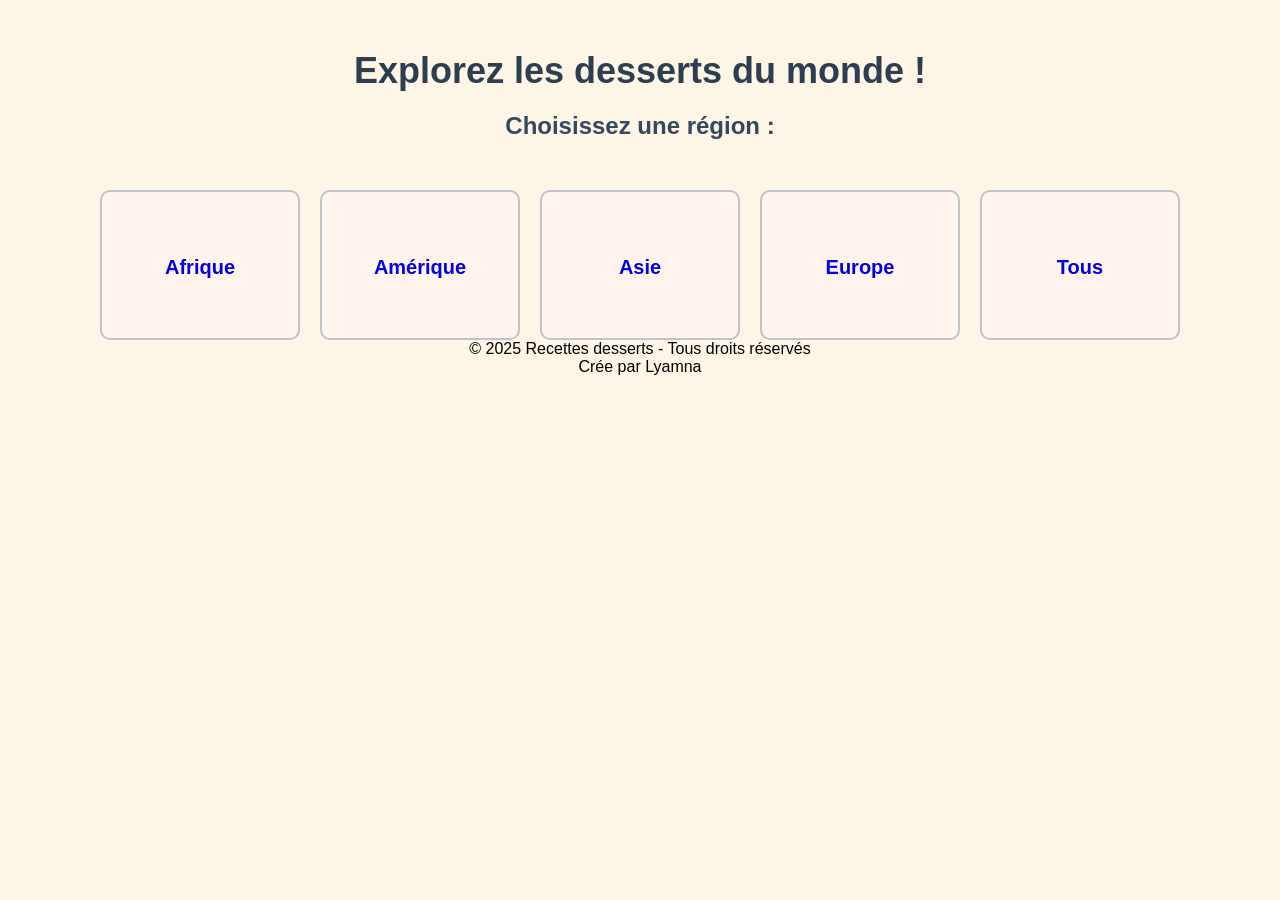
<file: index.html>
<!DOCTYPE html>
<html lang="fr">
<head>
    <meta charset="UTF-8">
    <meta name="viewport" content="width=device-width, initial-scale=1.0">
    <title>Choisissez votre région du monde</title>
    <link rel="stylesheet" href="1.css">
</head>
<body>


<!-- Element permettant de traduire, trouver solution pour revenir en fr facilement -->

   <script type="text/javascript">
        function googleTranslateElementInit() {
            new google.translate.TranslateElement({
                pageLanguage: 'fr',  // La langue par défaut (français)
                includedLanguages: 'en,es,fr',  // Langues disponibles : anglais (en), espagnol (es), français (fr)
                layout: google.translate.TranslateElement.InlineLayout.SIMPLE  // Disposition du widget
            }, 'google_translate_element');
        }
    </script>
    <!-- Script Google Translate -->
    <script type="text/javascript" src="https://translate.google.com/translate_a/element.js?cb=googleTranslateElementInit"></script>







    <h1>Explorez les desserts du monde !</h1>
    <h2>Choisissez une région :</h2>

    <div class="choix-container">



        <!-- Lien vers Afrique-->
        <a href="afrique.html" class="region">Afrique</a>

        <!-- Lien vers Amérique  -->
        <a href="amerique.html" class="region">Amérique</a>


        <!-- Lien vers Asie  -->
        <a href="asie.html" class="region">Asie</a>

        <!-- Lien vers Europe -->
        <a href="europe.html" class="region">Europe</a>


       <a href="tous.html" class="region">Tous</a>
    </div>



    <footer>
      <div class="container">
        <p>&copy 2025 Recettes desserts - Tous droits réservés </p>
        <p>Crée par Lyamna </p>
      </div>
    </footer>

</body>
</html>
</file>
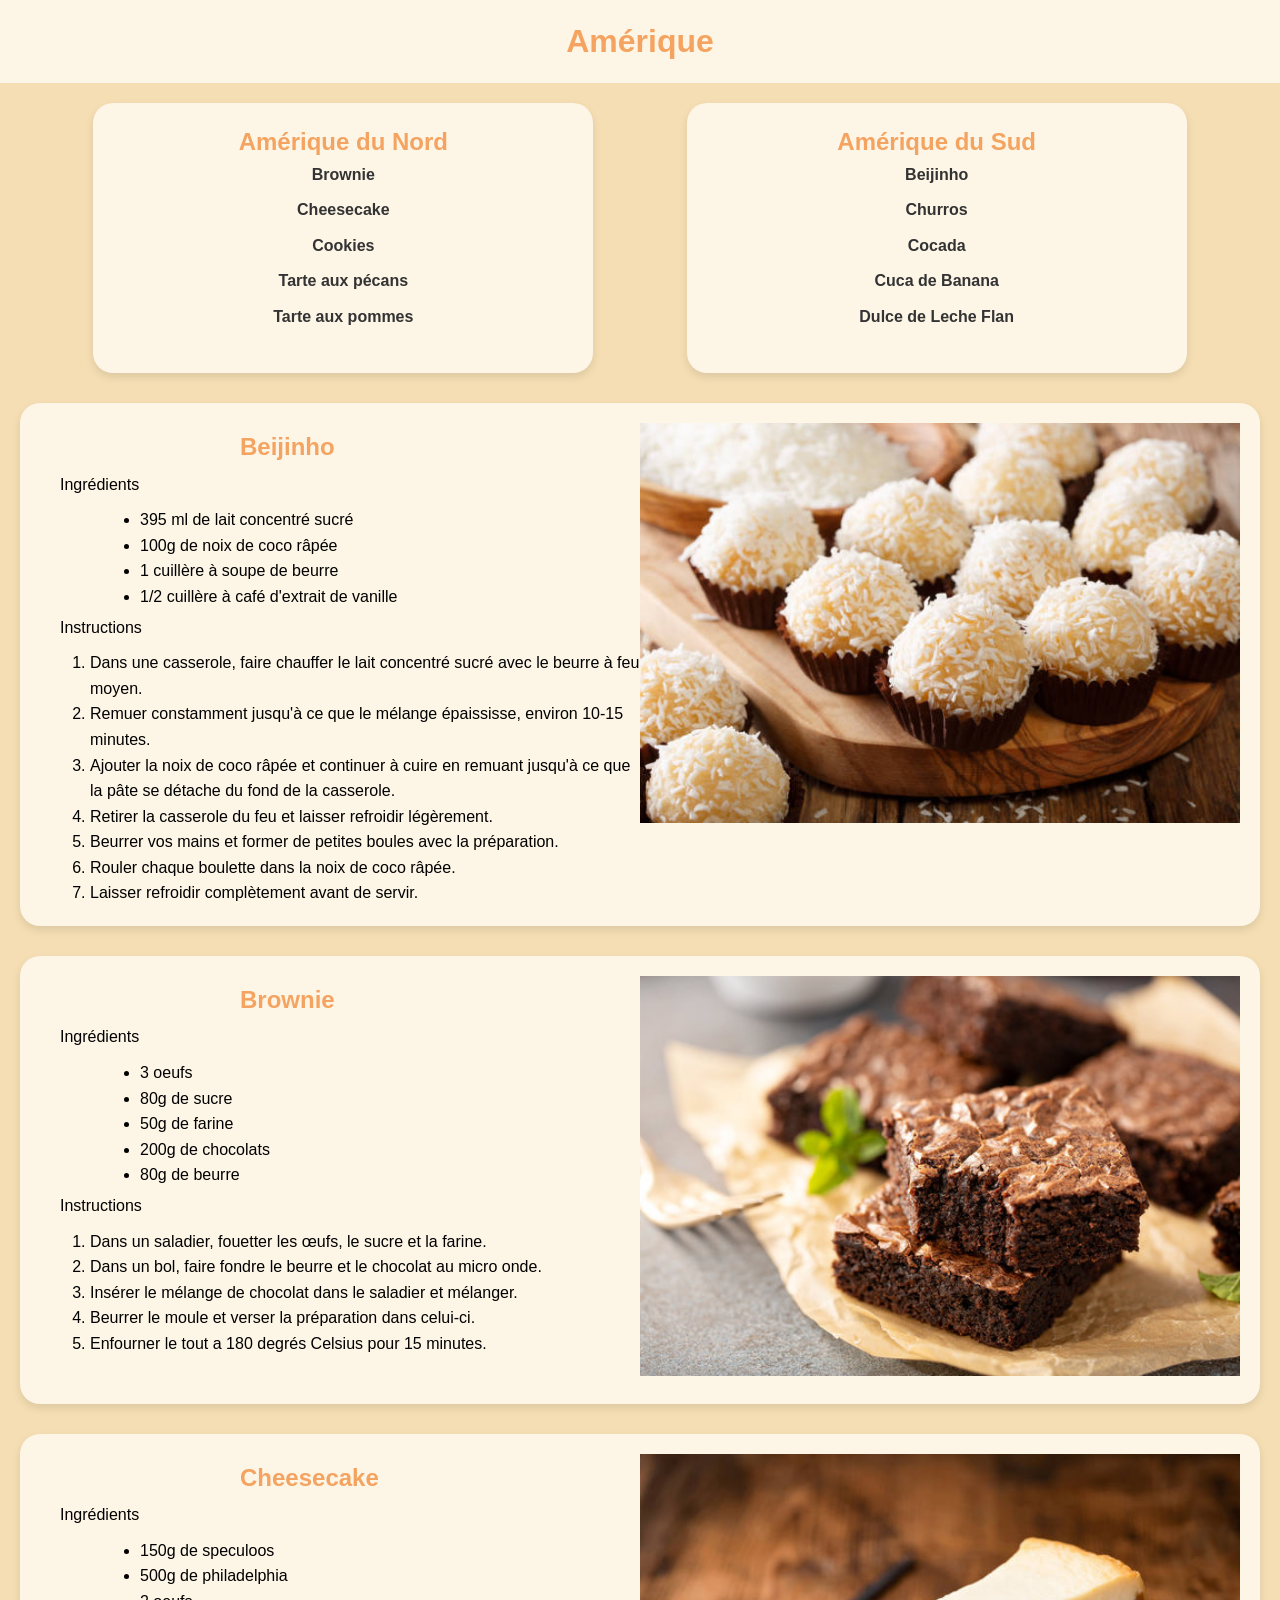
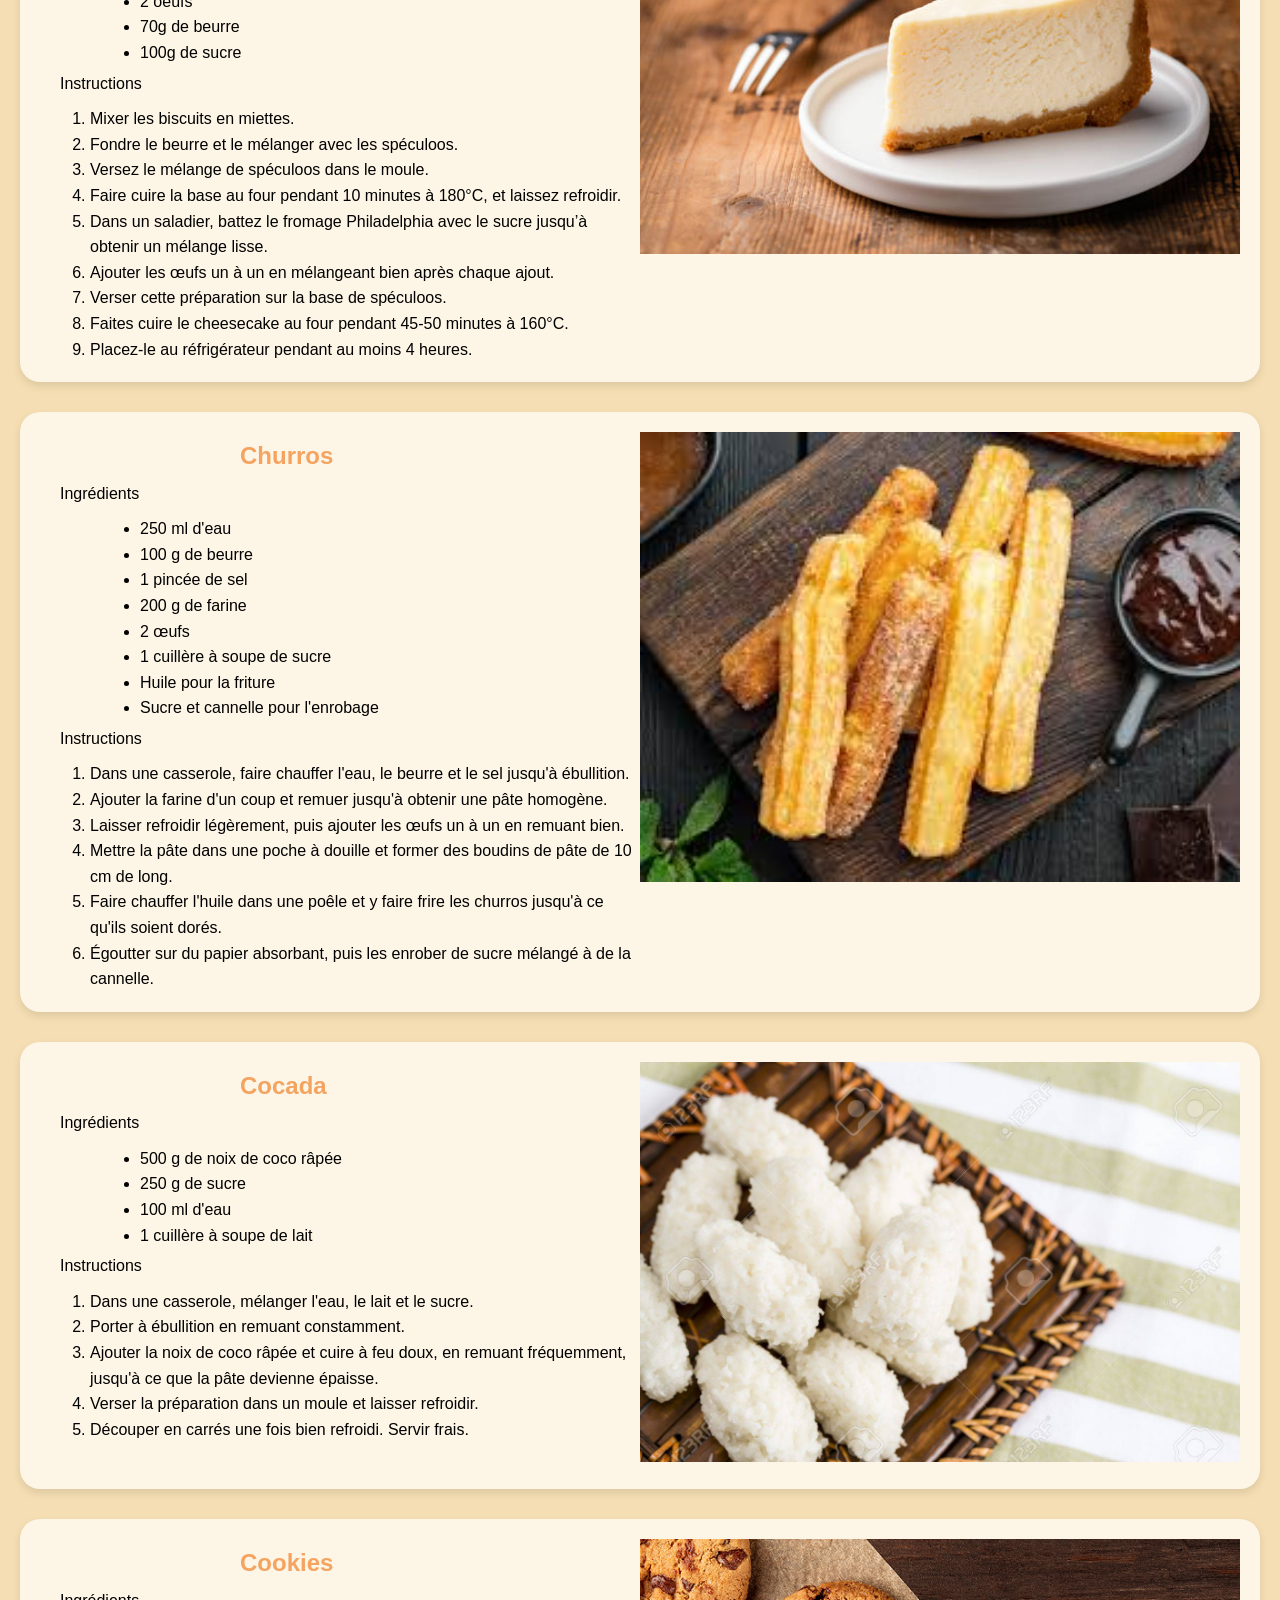
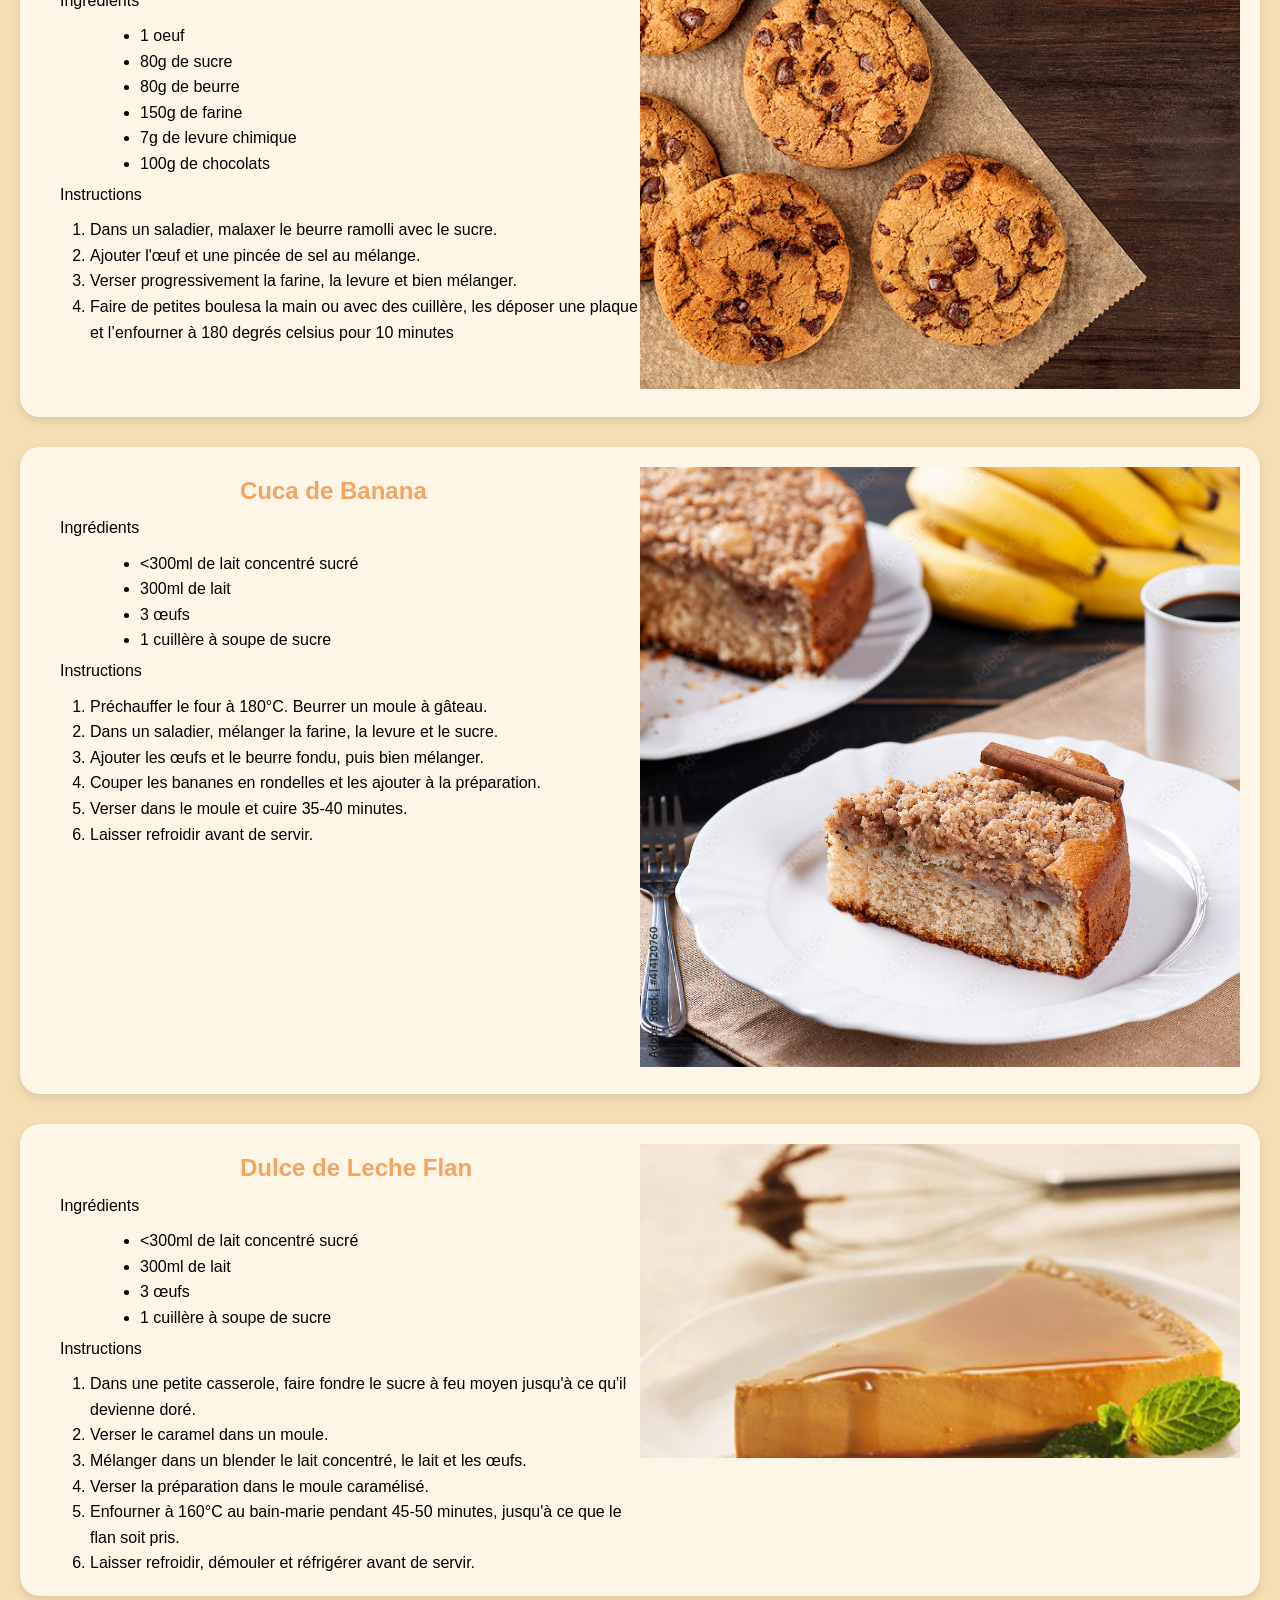
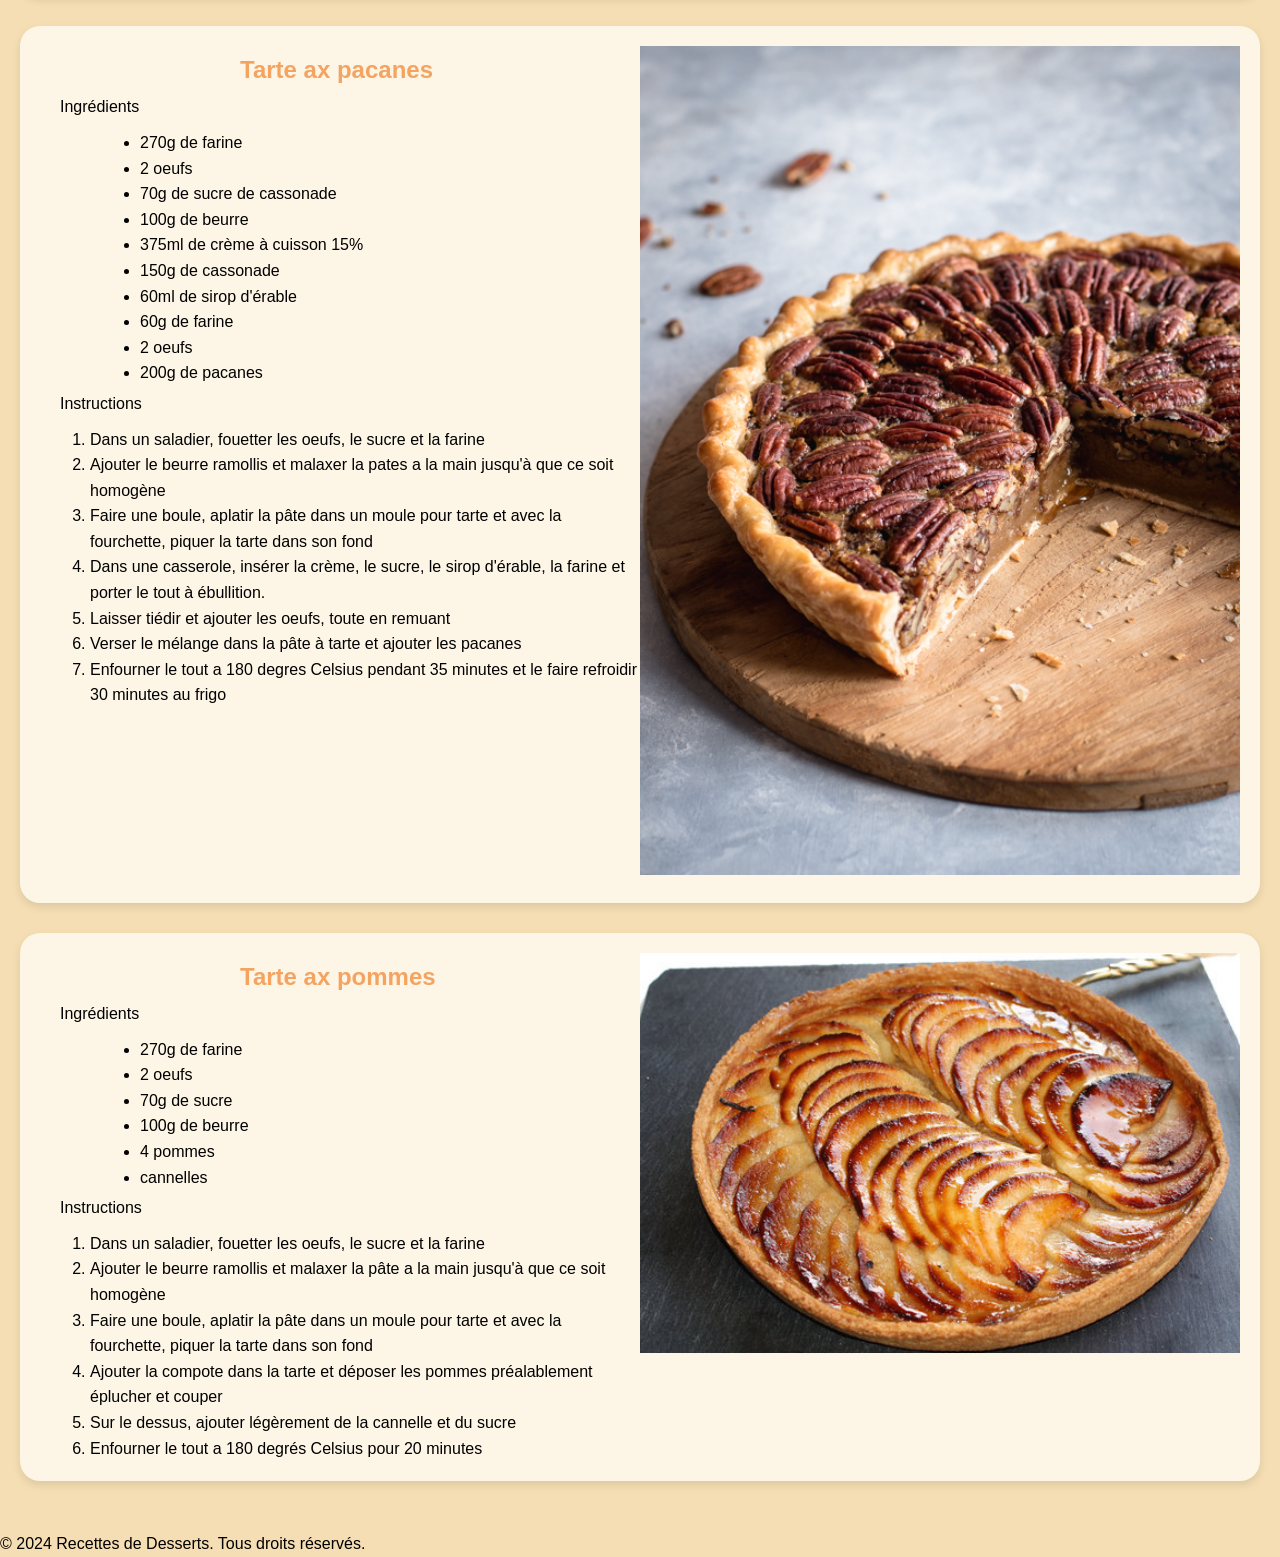
<file: amerique.html>
<!DOCTYPE html>
<html>
 <head>
  <title> Amérique </title>
  <meta charset="utf-8">
  <link rel="stylesheet" href="amerique.css">
 </head>

 <body>
  <header>
   <h1>Amérique</h1>
  </header>
 
  <main>
   <!-- SOMMAIRE -->
   <section class="container_sommaire">
    <section class="sommaire">
     <h2>Amérique du Nord</h2>
     <ul>
         <li><a href="#recette1">Brownie</a></li>
         <li><a href="#recette2">Cheesecake</a></li>
         <li><a href="#recette3">Cookies</a></li>
         <li><a href="#recette4">Tarte aux pécans</a></li>
         <li><a href="#recette5">Tarte aux pommes</a></li>
     </ul>
    </section>


    <section class="sommaire">
     <h2>Amérique du Sud</h2>
     <ul>
         <li><a href="#recette10">Beijinho</a></li>
         <li><a href="#recette6">Churros</a></li>
         <li><a href="#recette9">Cocada</a></li>
         <li><a href="#recette8">Cuca de Banana</a></li>
         <li><a href="#recette7">Dulce de Leche Flan</a></li>

     </ul>
    </section>
   </section>



<!-- BIEJINHO -->

    <section id="recette10" class="recette">
     <div class="alignement">
     <h2>Beijinho</h2>
      <p>Ingrédients</p>
      <ul>
       <li>395 ml de lait concentré sucré</li>
       <li>100g de noix de coco râpée </li>
       <li>1 cuillère à soupe de beurre</li>
       <li>1/2 cuillère à café d'extrait de vanille</li>


     </ul>

     <p>Instructions</p>
     <ol>
       <li>Dans une casserole, faire chauffer le lait concentré sucré avec le beurre à feu moyen.</li>
       <li>Remuer constamment jusqu'à ce que le mélange épaississe, environ 10-15 minutes.</li>
       <li>Ajouter la noix de coco râpée et continuer à cuire en remuant jusqu'à ce que la pâte se détache du fond de la casserole.</li>
       <li>Retirer la casserole du feu et laisser refroidir légèrement.</li>
       <li>Beurrer vos mains et former de petites boules avec la préparation.</li>
       <li>Rouler chaque boulette dans la noix de coco râpée.</li>
       <li>Laisser refroidir complètement avant de servir.</li>


     </ol>
     </div>
     <div class="image">
      <img src="b.jpg" style="width: 600px;" alt="Image de brownie">
     </div>
    </section>




<!-- BROWNIEEEEEEEEEEEEEEE-->

    <section id="recette1" class="recette">
     <div class="alignement">
     <h2>Brownie</h2>
      <p>Ingrédients</p>
      <ul>
       <li>3 oeufs</li>
       <li>80g de sucre</li>
       <li>50g de farine</li>
       <li>200g de chocolats</li>
       <li>80g de beurre</li>
     </ul>

     <p>Instructions</p>
     <ol>
       <li>Dans un saladier, fouetter les œufs, le sucre et la farine.</li>
       <li>Dans un bol, faire fondre le beurre et le chocolat au micro onde.</li>
       <li>Insérer le mélange de chocolat dans le saladier et mélanger.</li>
       <li>Beurrer le moule et verser la préparation dans celui-ci.</li>
       <li>Enfourner le tout a 180 degrés Celsius pour 15 minutes.</li>
     </ol>
     </div>
     <div class="image">
      <img src="brownie.jpg" style="width: 600px;" alt="Image de brownie">
     </div>
    </section>



<!-- CHEESECAKEE-->

  <section id="recette2" class="recette">
     <div class="alignement">
     <h2>Cheesecake</h2>
     <p>Ingrédients</p>
     <ul>
       <li>150g de speculoos</li>
       <li>500g de philadelphia</li> 
       <li>2 oeufs</li>
       <li>70g de beurre</li>
       <li>100g de sucre</li>

     </ul>
     <p>Instructions</p>
     <ol>
       <li>Mixer les biscuits en miettes.</li>
       <li>Fondre le beurre et le mélanger avec les spéculoos.</li>
       <li>Versez le mélange de spéculoos dans le moule.</li>
       <li>Faire cuire la base au four pendant 10 minutes à 180°C, et laissez refroidir.</li>
       <li>Dans un saladier, battez le fromage Philadelphia avec le sucre jusqu’à obtenir un mélange lisse.</li>
       <li>Ajouter les œufs un à un en mélangeant bien après chaque ajout.</li>
       <li>Verser cette préparation sur la base de spéculoos.</li>
       <li>Faites cuire le cheesecake au four pendant 45-50 minutes à 160°C.</li>
       <li>Placez-le au réfrigérateur pendant au moins 4 heures.</li>
     </ol>
     </div>
     <div class="image">
      <img src="cheesecake.jpg" style="width: 600px; alt="Image de cheesecake">
     </div>
    </section>



<!-- CHURRROOSSSSSS-->

    <section id="recette6" class="recette">
     <div class="alignement">
     <h2>Churros</h2>
      <p>Ingrédients</p>
      <ul>
       <li>250 ml d'eau</li>
       <li>100 g de beurre</li>
       <li>1 pincée de sel</li>
       <li>200 g de farine</li>
       <li>2 œufs</li>
       <li>1 cuillère à soupe de sucre</li>
       <li>Huile pour la friture</li>
       <li>Sucre et cannelle pour l'enrobage</li>

     </ul>

     <p>Instructions</p>
     <ol>
       <li>Dans une casserole, faire chauffer l'eau, le beurre et le sel jusqu'à ébullition.</li>
       <li>Ajouter la farine d'un coup et remuer jusqu'à obtenir une pâte homogène.</li>
       <li>Laisser refroidir légèrement, puis ajouter les œufs un à un en remuant bien.</li>
       <li>Mettre la pâte dans une poche à douille et former des boudins de pâte de 10 cm de long.</li>
       <li>Faire chauffer l'huile dans une poêle et y faire frire les churros jusqu'à ce qu'ils soient dorés.</li>
       <li>Égoutter sur du papier absorbant, puis les enrober de sucre mélangé à de la cannelle.</li>

     </ol>
     </div>
     <div class="image">
      <img src="churros.jpg" style="width: 600px;" alt="Image de brownie">
     </div>
    </section>


<!-- COCADA -->

    <section id="recette9" class="recette">
     <div class="alignement">
     <h2>Cocada</h2>
      <p>Ingrédients</p>
      <ul>
       <li>500 g de noix de coco râpée</li>
       <li>250 g de sucre</li>
       <li>100 ml d'eau</li>
       <li>1 cuillère à soupe de lait</li>

     </ul>

     <p>Instructions</p>
     <ol>
       <li>Dans une casserole, mélanger l'eau, le lait et le sucre. </li>
       <li>Porter à ébullition en remuant constamment.</li>
       <li>Ajouter la noix de coco râpée et cuire à feu doux, en remuant fréquemment, jusqu'à ce que la pâte devienne épaisse.</li>
       <li>Verser la préparation dans un moule et laisser refroidir.</li>
       <li>Découper en carrés une fois bien refroidi. Servir frais.</li>


     </ol>
     </div>
     <div class="image">
      <img src="cocada.jpg" style="width: 600px;" alt="Image de brownie">
     </div>
    </section>




     
<!-- COOKIESSSSSSSS-->

  <section id="recette3" class="recette">
     <div class="alignement">
     <h2>Cookies</h2>
     <p>Ingrédients</p>
     <ul>
       <li>1 oeuf</li>
       <li>80g de sucre</li>
       <li>80g de beurre</li>
       <li>150g de farine</li>
       <li>7g de levure chimique</li>
       <li>100g de chocolats</li>

     </ul>
     <p>Instructions</p>
     <ol>
       <li>Dans un saladier, malaxer le beurre ramolli avec le sucre.</li>
       <li>Ajouter l'œuf et une pincée de sel au mélange.</li>
       <li>Verser progressivement la farine, la levure et bien mélanger.</li>
       <li>Faire de petites boulesa la main ou avec des cuillère, les déposer une plaque et l’enfourner à 180 degrés celsius pour 10 minutes</li>
     </ol>
     </div>
     <div class="image">
      <img src="cookies.jpg" style="width: 600px; alt="Image de cookies">
     </div>
    </section>


<!-- CUCA -->

    <section id="recette8" class="recette">
     <div class="alignement">
     <h2>Cuca de Banana</h2>
      <p>Ingrédients</p>
      <ul>
       <li><300ml de lait concentré sucré</li>
       <li>300ml de lait</li>
       <li>3 œufs</li>
       <li>1 cuillère à soupe de sucre</li>

     </ul>

     <p>Instructions</p>
     <ol>
       <li>Préchauffer le four à 180°C. Beurrer un moule à gâteau.</li>
       <li>Dans un saladier, mélanger la farine, la levure et le sucre.</li>
       <li>Ajouter les œufs et le beurre fondu, puis bien mélanger.</li>
       <li>Couper les bananes en rondelles et les ajouter à la préparation.</li>
       <li>Verser dans le moule et cuire 35-40 minutes.</li>
       <li>Laisser refroidir avant de servir.</li>


     </ol>
     </div>
     <div class="image">
      <img src="cuca.jpg" style="width: 600px;" alt="Image de brownie">
     </div>
    </section>



<!-- FLAN-->

    <section id="recette7" class="recette">
     <div class="alignement">
     <h2>Dulce de Leche Flan</h2>
      <p>Ingrédients</p>
      <ul>
       <li><300ml de lait concentré sucré</li>
       <li>300ml de lait</li>
       <li>3 œufs</li>
       <li>1 cuillère à soupe de sucre</li>

     </ul>

     <p>Instructions</p>
     <ol>
       <li>Dans une petite casserole, faire fondre le sucre à feu moyen jusqu'à ce qu'il devienne doré.</li>
       <li>Verser le caramel dans un moule.</li>
       <li>Mélanger dans un blender le lait concentré, le lait et les œufs.</li>
       <li>Verser la préparation dans le moule caramélisé.</li>
       <li>Enfourner à 160°C au bain-marie pendant 45-50 minutes, jusqu'à ce que le flan soit pris.</li>
       <li>Laisser refroidir, démouler et réfrigérer avant de servir.</li>

     </ol>
     </div>
     <div class="image">
      <img src="flan.jpg" style="width: 600px;" alt="Image de brownie">
     </div>
    </section>



<!-- PECANNNNNNNNNNNNSSSSS-->

  <section id="recette4" class="recette">
     <div class="alignement">
   <h2>Tarte ax pacanes</h2>
     <p>Ingrédients</p>
     <ul>
       <li>270g de farine</li>
       <li>2 oeufs</li>
       <li>70g de sucre de cassonade</li>
       <li>100g de beurre</li>
       <li>375ml de crème à cuisson 15%</li>
       <li>150g de cassonade</li>
       <li>60ml de sirop d'érable</li>
       <li>60g de farine</li>
       <li>2 oeufs</li>
       <li>200g de pacanes</li>

     </ul>
     <p>Instructions</p>
     <ol>
       <li>Dans un saladier, fouetter les oeufs, le sucre et la farine</li>
       <li>Ajouter le beurre ramollis et malaxer la pates a la main jusqu'à que ce soit homogène</li>
       <li>Faire une boule, aplatir la pâte dans un moule pour tarte et avec la fourchette, piquer la tarte dans son fond</li>
       <li>Dans une casserole, insérer la crème, le sucre, le sirop d'érable, la farine et porter le tout à ébullition.</li>
       <li>Laisser tiédir et ajouter les oeufs, toute en remuant</li>
       <li>Verser le mélange dans la pâte à tarte et ajouter les pacanes</li>
       <li>Enfourner le tout a 180 degres Celsius pendant 35 minutes et le faire refroidir 30 minutes au frigo</li>
     </ol>
     </div>
     <div class="image">
      <img src="pecan.jpg" style="width: 600px; alt="Image de tarte pecans">
     </div>
    </section>


<!-- POMMESSSSS-->

  <section id="recette5" class="recette">
     <div class="alignement">
     <h2>Tarte ax pommes</h2>
     <p>Ingrédients</p>
     <ul>
       <li>270g de farine</li>
       <li>2 oeufs</li>
       <li>70g de sucre</li>
       <li>100g de beurre</li>
       <li>4 pommes</li>
       <li>cannelles</li>
     </ul>
     <p>Instructions</p>
     <ol>
       <li>Dans un saladier, fouetter les oeufs, le sucre et la farine</li>
       <li>Ajouter le beurre ramollis et malaxer la pâte a la main jusqu'à que ce soit homogène</li>
       <li>Faire une boule, aplatir la pâte dans un moule pour tarte et avec la fourchette, piquer la tarte dans son fond</li>
       <li>Ajouter la compote dans la tarte et déposer les pommes préalablement éplucher et couper</li>
       <li>Sur le dessus, ajouter légèrement de la cannelle et du sucre </li>
       <li>Enfourner le tout a 180 degrés Celsius pour 20 minutes</li>
     </ol>
     </div>
     <div class="image">
      <img src="pomme.jpg" style="width: 600px; alt="Image de tarte aux pommes">
     </div>
    </section>


  </main>


  <footer>
    <p>&copy; 2024 Recettes de Desserts. Tous droits réservés.</p>
  </footer>
    

 </body>
</html>
</file>
<file: 1.css>
/* Réinitialisation des marges et paddings */
* {
    margin: 0;
    padding: 0;
    box-sizing: border-box;
}

body {
    font-family: Arial, sans-serif;
    background-color: #FDF5E6;
    color: black;
    text-align: center;
}


#google_translate_element {
    position: absolute;
    top: 10px;
    right: 10px;
}





/* Titres */
h1 {
    margin-top: 50px;
    font-size: 36px;
    color: #2c3e50;
}

h2 {
    font-size: 24px;
    margin: 20px 0;
    color: #34495e;
}

/* Conteneur des cases */
.choix-container {
    display: flex;
    flex-wrap: wrap;
    justify-content: center;
    gap: 20px;
    margin-top: 50px;
}

/* Style des cases (liens) */
.region {
    display: block;
    width: 200px;
    height: 150px;
    background-color: #FFF5EE;
    color: #black;
    font-size: 20px;
    font-weight: bold;
    text-align: center;
    line-height: 150px;
    text-decoration: none;
    border: 2px solid #bdc3c7;
    border-radius: 10px;
    transition: background-color 0.3s, transform 0.2s;
}

/* Effet au survol */
.region:hover {
    background-color: #F5DEB3;
    color: white;
    transform: scale(1.05);
}

/* Effet lorsque l'on clique */
.region:active {
    background-color: #DEB887;
    transform: scale(1);
}






 }

        /* Pied de page */
        footer {
            background-color: #333;
            color: white;
            text-align: center;
            padding: 20px;
            margin-top: 50px;
        }

        footer p {
            font-size: 1rem;
        }

        footer a {
            color: #ff6347;
            text-decoration: none;
        }

        footer a:hover {
            text-decoration: underline;
        }
</file>
<file: amerique.css>
/* Reset du style de base */
* {
    margin: 0;
    padding: 0;
    box-sizing: border-box;
}



body {
    font-family: Arial, sans-serif;
    background-color: #F5DEB3;
    color: black;
    line-height: 1.6;
}

header {
    background-color: #FDF5E6;
    color: #F4A460;
    text-align: center;
    padding: 1rem 0;
}

header h1 {
    margin: 0;
}


/* Tous le texte  */

main {
    padding: 20px;
}




.container_sommaire {
    display: flex;
    gap: 20px;
    height: 300px;
    width: 100%; 
    justify-content: space-evenly;

}

.sommaire {
    background-color: #FDF5E6;
    padding: 20px; /* Ajuster pour ajouter de l'espace intérieur */
    margin-bottom: 30px;
    border-radius: 20px;
    box-shadow: 0 4px 8px rgba(0, 0, 0, 0.1);
    text-align: center;
    width: 500px; 
    height: auto; 

}

/* Titre du sommaire*/

.container_sommaire h2 {
    color: #F4A460;
    text-align: center;
    margin: 0;



/* Point du sommaire*/

}

.sommaire ul {
    list-style-type: none;
}

.sommaire ul li {
    margin-bottom: 10px;
}

.sommaire ul li a {
    text-decoration: none;
    color: #333;
    font-weight: bold;

}

.sommaire ul li a:hover {
    color: #4CAF50;
}

h2 {
    color: #F4A460;
    margin-top: 5px;
    margin-left: 200px; 
  

}


/* rectte=container  */


.recette {
    background-color:#FDF5E6;
    padding: 20px;
    margin-bottom: 30px;
    border-radius: 20px;
    box-shadow: 0 4px 8px rgba(0, 0, 0, 0.1);
    display: flex;
    justify-content: space-between; 
}


.recette p {
    justify-content: flex-start;
    margin-bottom: 10px; 
    margin-top: 5px; 
    flex-direction: column;  
    margin-left: 20px; 

}


/* Point des ingrédients */


.recette ul {
    list-style-type: disc;
    margin-left: 100px;
    align-items: left;  
    justify-content: flex-start;
}


/* Point des instructions*/


.recette ol {
    list-style-type: decimal;
    margin-left: 50px;

}




.alignement {

    justify-content: flex-start;
    flex-direction: column;  





.imgage1 {
  width: 500px; /* Tailler l'image si nécessaire */
  height: auto;
  margin-left: 10px; /* Ajoute un espacement entre le texte et l'image */
  Margin-right: 10px;
  align-items: center;  
  
}

.imgage2 {
  width: 400px; /* Tailler l'image si nécessaire */
  height: auto;
  margin-left: 10px; /* Ajoute un espacement entre le texte et l'image */
  Margin-right: 10px;
  align-items: center;  
  
}

footer {
    text-align: center;
    background-color: #333;
    color: white;
    padding: 10px;
    position: fixed;
    bottom: 0;
    width: 100%;
}
</file>
